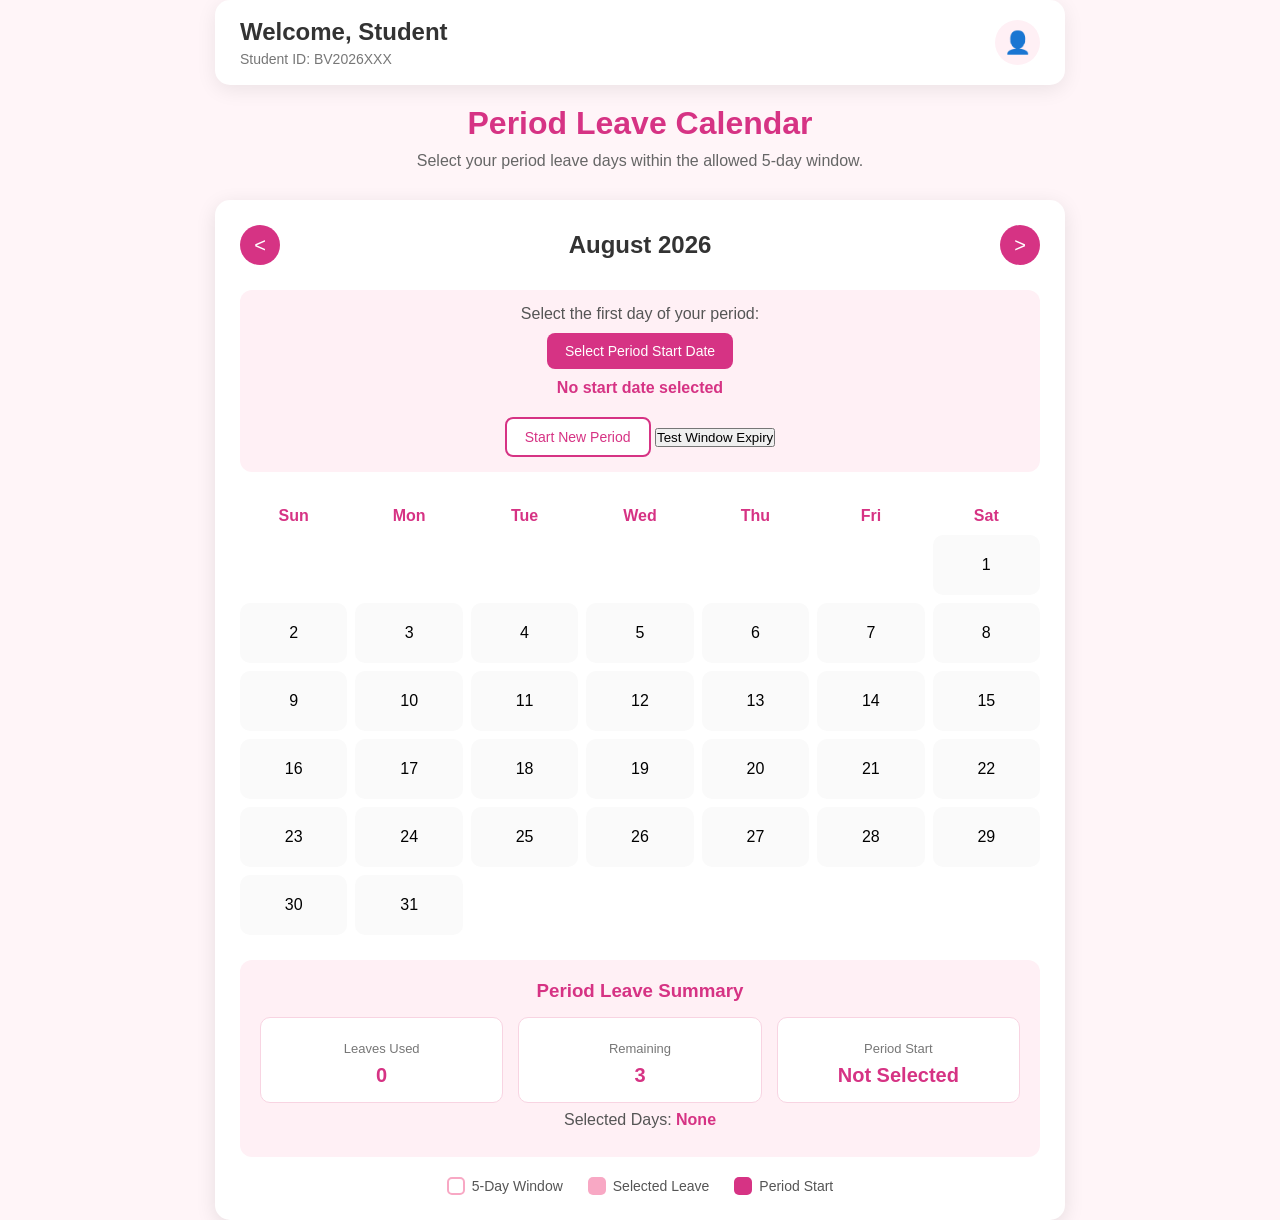
<file: index.html>
<!DOCTYPE html>
<html lang="en">
<head>
    <meta charset="UTF-8">
    <meta name="viewport" content="width=device-width, initial-scale=1.0">

    <title>Period Leave Calendar</title>

    <link rel="stylesheet" href="style.css">
</head>

<body>

    <div class="container">

        <div class="student-header">

    <div>
        <h2>Welcome, Student</h2>
        <p>Student ID: BV2026XXX</p>
    </div>

    <div class="profile-icon">
        👤
    </div>

</div>
        <h1>Period Leave Calendar</h1>

        <p class="subtitle">
            Select your period leave days within the allowed 5-day window.
        </p>

        <div class="calendar-box">

            <div class="calendar-header">
                <button id="prevMonth">&lt;</button>

                <h2 id="monthYear">August 2026</h2>

                <button id="nextMonth">&gt;</button>
            </div>

            <div class="period-start">

                <p>Select the first day of your period:</p>

                <button id="startPeriodBtn">
                    Select Period Start Date
                </button>

                <p id="startDateText">
                    No start date selected
                </p>

                <button id="newPeriodBtn">
                    Start New Period
                </button>

                <button id="testExpiryBtn">
                    Test Window Expiry
                </button>

            </div>

            <div class="weekdays">
                <div>Sun</div>
                <div>Mon</div>
                <div>Tue</div>
                <div>Wed</div>
                <div>Thu</div>
                <div>Fri</div>
                <div>Sat</div>
            </div>

            <div id="calendar" class="calendar"></div>

           <div class="leave-info">

    <h3>Period Leave Summary</h3>

    <div class="leave-cards">

        <div class="leave-card">
            <p>Leaves Used</p>
            <span id="leaveCount">0 / 3</span>
        </div>

        <div class="leave-card">
            <p>Remaining</p>
            <span id="remainingCount">3</span>
        </div>

        <div class="leave-card">
            <p>Period Start</p>
            <span id="periodStartDisplay">Not Selected</span>
        </div>

    </div>

    <p class="selected-days-text">
        Selected Days:
        <span id="selectedDays">None</span>
    </p>

</div>

            <div class="legend">

                <div class="legend-item">
                    <span class="legend-box window-color"></span>
                    5-Day Window
                </div>

                <div class="legend-item">
                    <span class="legend-box selected-color"></span>
                    Selected Leave
                </div>

                <div class="legend-item">
                    <span class="legend-box start-color"></span>
                    Period Start
                </div>

            </div>

        </div>

    </div>

    <script src="script.js"></script>

</body>
</html>
</file>
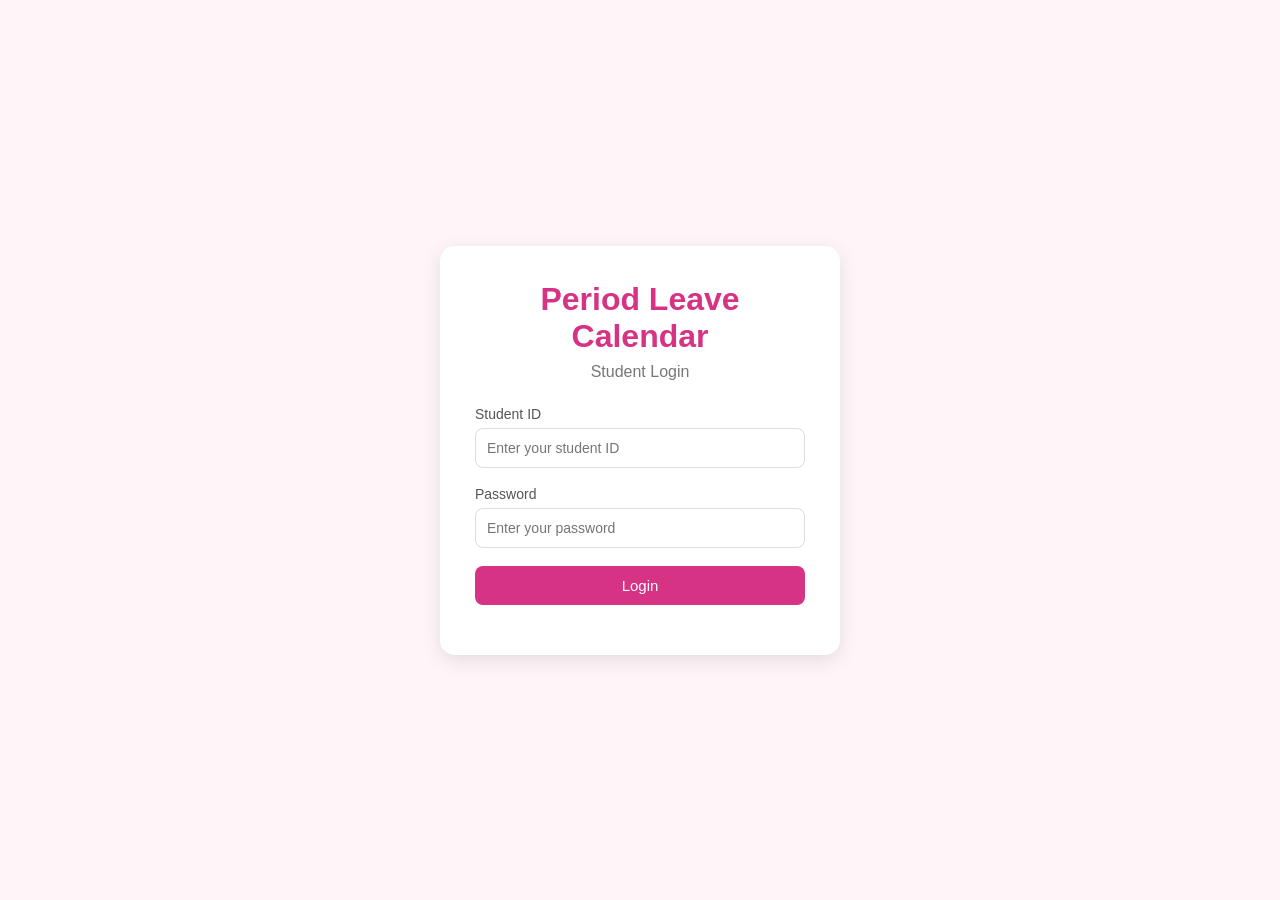
<file: login.html>
<!DOCTYPE html>
<html lang="en">

<head>

    <meta charset="UTF-8">

    <meta name="viewport"
        content="width=device-width, initial-scale=1.0">

    <title>Period Leave Calendar - Login</title>

    <link rel="stylesheet" href="style.css">

</head>

<body>

    <div class="login-container">

        <div class="login-box">

            <h1>Period Leave Calendar</h1>

            <p class="login-subtitle">
                Student Login
            </p>


            <form id="loginForm">

                <label for="studentId">
                    Student ID
                </label>

                <input
                    type="text"
                    id="studentId"
                    placeholder="Enter your student ID"
                    required
                >


                <label for="password">
                    Password
                </label>

                <input
                    type="password"
                    id="password"
                    placeholder="Enter your password"
                    required
                >


                <button type="submit">
                    Login
                </button>

                <p id="loginMessage"></p>

            </form>

        </div>

    </div>


    <script src="login.js"></script>

</body>

</html>
</file>
<file: style.css>
* {
    margin: 0;
    padding: 0;
    box-sizing: border-box;
}

body {
    font-family: Arial, sans-serif;
    background-color: #fff5f8;
    min-height: 100vh;
    display: flex;
    justify-content: center;
    align-items: center;
}

.container {
    width: 90%;
    max-width: 850px;
    text-align: center;
}

h1 {
    color: #d63384;
    margin-bottom: 10px;
}

.subtitle {
    color: #666;
    margin-bottom: 30px;
}

.calendar-box {
    background-color: white;
    padding: 25px;
    border-radius: 15px;
    box-shadow: 0 5px 20px rgba(0, 0, 0, 0.1);
}

.calendar-header {
    display: flex;
    justify-content: space-between;
    align-items: center;
    margin-bottom: 25px;
}

.calendar-header h2 {
    color: #333;
}

.calendar-header button {
    width: 40px;
    height: 40px;
    border: none;
    border-radius: 50%;
    background-color: #d63384;
    color: white;
    font-size: 20px;
    cursor: pointer;
}

.calendar-header button:hover {
    background-color: #b82b6f;
}

.weekdays,
.calendar {
    display: grid;
    grid-template-columns: repeat(7, 1fr);
    gap: 8px;
}

.weekdays div {
    font-weight: bold;
    color: #d63384;
    padding: 10px;
}

.calendar div {
    min-height: 60px;
    display: flex;
    justify-content: center;
    align-items: center;
}

.calendar .date {
    background-color: #fafafa;
    border-radius: 10px;
    cursor: pointer;
}

.calendar .date:hover {
    background-color: #ffe0ec;
}

.leave-info {
    margin-top: 25px;
    padding: 20px;
    background-color: #fff0f5;
    border-radius: 12px;
}

.leave-info h3 {
    color: #d63384;
    margin-bottom: 12px;
}

.leave-info p {
    color: #555;
    margin: 8px 0;
}

.leave-info span {
    font-weight: bold;
    color: #d63384;
}

.calendar .date.selected {
    background-color: #f8a8c4;
    color: white;
    font-weight: bold;
}

.period-start {
    margin-bottom: 25px;
    padding: 15px;
    background-color: #fff0f5;
    border-radius: 12px;
}

.period-start p {
    color: #555;
    margin-bottom: 10px;
}

#startPeriodBtn {
    padding: 10px 18px;
    border: none;
    border-radius: 8px;
    background-color: #d63384;
    color: white;
    cursor: pointer;
    font-size: 14px;
}

#startPeriodBtn:hover {
    background-color: #b82b6f;
}

#startDateText {
    margin-top: 10px;
    font-weight: bold;
    color: #d63384 !important;
}

.calendar .date.window {
    border: 2px solid #f8a8c4;
}

.legend {
    margin-top: 20px;
    display: flex;
    justify-content: center;
    gap: 25px;
    flex-wrap: wrap;
}

.legend-item {
    display: flex;
    align-items: center;
    gap: 7px;
    color: #555;
    font-size: 14px;
}

.legend-box {
    width: 18px;
    height: 18px;
    border-radius: 5px;
    display: inline-block;
}

.window-color {
    border: 2px solid #f8a8c4;
    background-color: white;
}

.selected-color {
    background-color: #f8a8c4;
}

.start-color {
    background-color: #d63384;
}

.calendar .date.period-start-date {
    background-color: #d63384;
    color: white;
    font-weight: bold;
    border: 3px solid #9c1f5c;
}

#newPeriodBtn {
    margin-top: 10px;
    padding: 10px 18px;
    border: 2px solid #d63384;
    border-radius: 8px;
    background-color: white;
    color: #d63384;
    cursor: pointer;
    font-size: 14px;
}

#newPeriodBtn:hover {
    background-color: #fff0f5;
}

.student-header {
    display: flex;
    justify-content: space-between;
    align-items: center;
    background-color: white;
    padding: 18px 25px;
    border-radius: 15px;
    margin-bottom: 20px;
    box-shadow: 0 5px 20px rgba(0, 0, 0, 0.08);
    text-align: left;
}

.student-header h2 {
    color: #333;
    margin-bottom: 5px;
}

.student-header p {
    color: #777;
    font-size: 14px;
}

.profile-icon {
    width: 45px;
    height: 45px;
    border-radius: 50%;
    background-color: #fff0f5;
    display: flex;
    justify-content: center;
    align-items: center;
    font-size: 22px;
}

.leave-cards {
    display: grid;
    grid-template-columns: repeat(3, 1fr);
    gap: 15px;
    margin-top: 15px;
}

.leave-card {
    padding: 15px;
    background-color: white;
    border-radius: 10px;
    border: 1px solid #f8d4e2;
}

.leave-card p {
    font-size: 13px;
    color: #777;
    margin-bottom: 8px;
}

.leave-card span {
    font-size: 20px;
    font-weight: bold;
    color: #d63384;
}

.selected-days-text {
    margin-top: 20px;
}

.login-container {
    min-height: 100vh;
    display: flex;
    justify-content: center;
    align-items: center;
    width: 100%;
}

.login-box {
    width: 90%;
    max-width: 400px;
    background-color: white;
    padding: 35px;
    border-radius: 15px;
    box-shadow: 0 5px 20px rgba(0, 0, 0, 0.1);
}

.login-box h1 {
    text-align: center;
    margin-bottom: 8px;
}

.login-subtitle {
    text-align: center;
    color: #777;
    margin-bottom: 25px;
}

.login-box label {
    display: block;
    margin-bottom: 6px;
    color: #555;
    font-size: 14px;
}

.login-box input {
    width: 100%;
    padding: 11px;
    margin-bottom: 18px;
    border: 1px solid #ddd;
    border-radius: 8px;
    outline: none;
    font-size: 14px;
}

.login-box input:focus {
    border-color: #d63384;
}

.login-box button {
    width: 100%;
    padding: 11px;
    border: none;
    border-radius: 8px;
    background-color: #d63384;
    color: white;
    cursor: pointer;
    font-size: 15px;
}

.login-box button:hover {
    background-color: #b82b6f;
}

#loginMessage {
    margin-top: 15px;
    text-align: center;
    font-size: 14px;
    color: #d63384;
}
</file>
